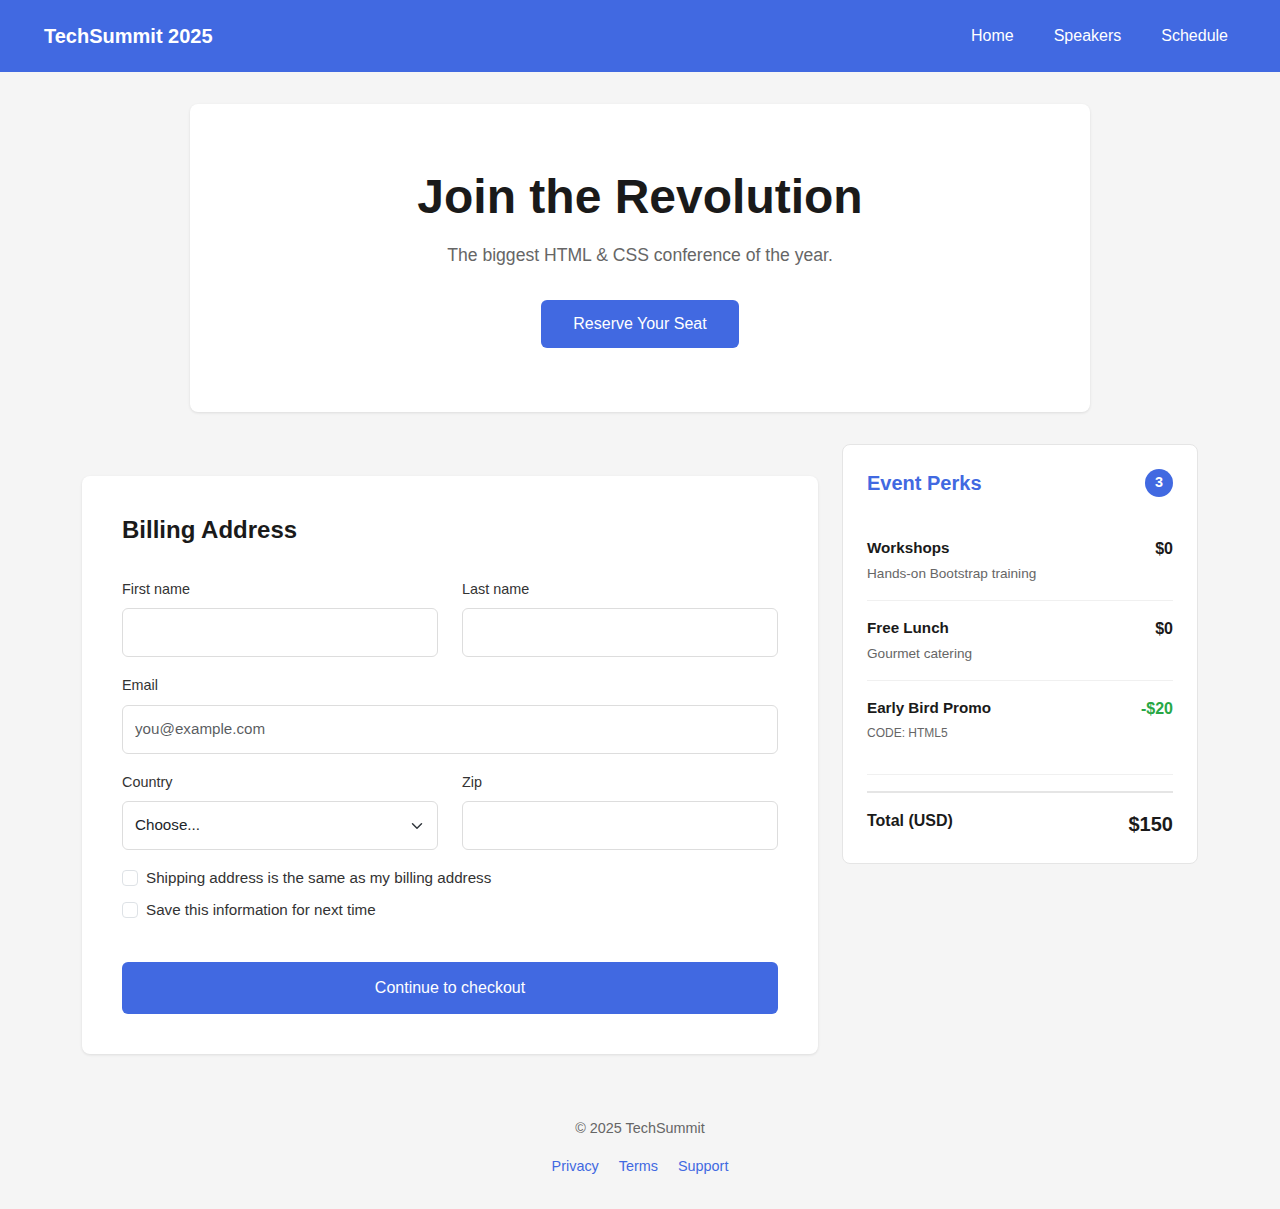
<file: index.html>
<!DOCTYPE html>
<html lang="en">

<head>
    <meta charset="UTF-8">
    <meta name="viewport" content="width=device-width, initial-scale=1.0">
    <title>TechSummit 2025</title>
    <link href="https://cdn.jsdelivr.net/npm/bootstrap@5.3.0/dist/css/bootstrap.min.css" rel="stylesheet">
    <style>
        body {
            background-color: #f5f5f5;
            font-family: -apple-system, BlinkMacSystemFont, 'Segoe UI', Roboto, Oxygen, Ubuntu, Cantarell, sans-serif;
        }

        .navbar {
            background-color: #4169E1 !important;
            padding: 1rem 2rem;
        }

        .navbar-brand {
            color: white !important;
            font-weight: 600;
            font-size: 1.25rem;
        }

        .navbar-nav .nav-link {
            color: white !important;
            margin-left: 1.5rem;
        }

        .hero-section {
            background-color: white;
            padding: 4rem 2rem;
            text-align: center;
            margin: 2rem auto;
            max-width: 900px;
            border-radius: 8px;
            box-shadow: 0 1px 3px rgba(0, 0, 0, 0.1);
        }

        .hero-section h1 {
            font-size: 3rem;
            font-weight: 700;
            margin-bottom: 1rem;
            color: #1a1a1a;
        }

        .hero-section p {
            color: #666;
            font-size: 1.1rem;
            margin-bottom: 2rem;
        }

        .btn-reserve {
            background-color: #4169E1;
            color: white;
            padding: 0.75rem 2rem;
            border: none;
            border-radius: 6px;
            font-size: 1rem;
            font-weight: 500;
        }

        .btn-reserve:hover {
            background-color: #3558c7;
        }

        .form-section {
            background-color: white;
            padding: 2.5rem;
            margin: 2rem auto;
            max-width: 1200px;
            border-radius: 8px;
            box-shadow: 0 1px 3px rgba(0, 0, 0, 0.1);
        }

        .section-title {
            font-size: 1.5rem;
            font-weight: 600;
            margin-bottom: 2rem;
            color: #1a1a1a;
        }

        .form-label {
            font-weight: 500;
            color: #333;
            margin-bottom: 0.5rem;
            font-size: 0.9rem;
        }

        .form-control,
        .form-select {
            border: 1px solid #ddd;
            border-radius: 6px;
            padding: 0.75rem;
            font-size: 0.95rem;
        }

        .form-control:focus,
        .form-select:focus {
            border-color: #4169E1;
            box-shadow: 0 0 0 0.2rem rgba(65, 105, 225, 0.15);
        }

        .form-check-label {
            font-size: 0.95rem;
            color: #333;
        }

        .btn-checkout {
            background-color: #4169E1;
            color: white;
            padding: 0.875rem;
            border: none;
            border-radius: 6px;
            font-size: 1rem;
            font-weight: 500;
            width: 100%;
            margin-top: 1.5rem;
        }

        .btn-checkout:hover {
            background-color: #3558c7;
        }

        .perks-card {
            background-color: white;
            padding: 1.5rem;
            border-radius: 8px;
            border: 1px solid #e5e5e5;
        }

        .perks-header {
            display: flex;
            justify-content: space-between;
            align-items: center;
            margin-bottom: 1.5rem;
        }

        .perks-title {
            font-size: 1.25rem;
            font-weight: 600;
            color: #4169E1;
            margin: 0;
        }

        .perks-badge {
            background-color: #4169E1;
            color: white;
            border-radius: 50%;
            width: 28px;
            height: 28px;
            display: flex;
            align-items: center;
            justify-content: center;
            font-weight: 600;
            font-size: 0.9rem;
        }

        .perk-item {
            padding: 1rem 0;
            border-bottom: 1px solid #f0f0f0;
        }

        .perk-item:last-child {
            border-bottom: none;
        }

        .perk-name {
            font-weight: 600;
            color: #1a1a1a;
            font-size: 0.95rem;
            margin-bottom: 0.25rem;
        }

        .perk-description {
            color: #666;
            font-size: 0.85rem;
            margin: 0;
        }

        .perk-price {
            text-align: right;
            font-weight: 600;
            color: #1a1a1a;
        }

        .discount-price {
            color: #28a745;
        }

        .promo-code {
            color: #666;
            font-size: 0.75rem;
            margin-top: 0.25rem;
        }

        .total-section {
            padding-top: 1rem;
            margin-top: 1rem;
            border-top: 2px solid #e5e5e5;
        }

        .total-label {
            font-weight: 600;
            color: #1a1a1a;
            font-size: 1rem;
        }

        .total-amount {
            font-weight: 700;
            color: #1a1a1a;
            font-size: 1.25rem;
        }

        footer {
            text-align: center;
            padding: 2rem;
            color: #666;
            font-size: 0.9rem;
        }

        footer a {
            color: #4169E1;
            text-decoration: none;
            margin: 0 0.5rem;
        }

        footer a:hover {
            text-decoration: underline;
        }
    </style>
</head>

<body>
    <!-- Navigation -->
    <nav class="navbar navbar-expand-lg">
        <div class="container-fluid">
            <a class="navbar-brand" href="#">TechSummit 2025</a>
            <button class="navbar-toggler" type="button" data-bs-toggle="collapse" data-bs-target="#navbarNav">
                <span class="navbar-toggler-icon"></span>
            </button>
            <div class="collapse navbar-collapse justify-content-end" id="navbarNav">
                <ul class="navbar-nav">
                    <li class="nav-item">
                        <a class="nav-link" href="#">Home</a>
                    </li>
                    <li class="nav-item">
                        <a class="nav-link" href="#">Speakers</a>
                    </li>
                    <li class="nav-item">
                        <a class="nav-link" href="#">Schedule</a>
                    </li>
                </ul>
            </div>
        </div>
    </nav>

    <!-- Hero Section -->
    <div class="hero-section">
        <h1>Join the Revolution</h1>
        <p>The biggest HTML & CSS conference of the year.</p>
        <button class="btn-reserve">Reserve Your Seat</button>
    </div>

    <!-- Form Section -->
    <div class="container">
        <div class="row">
            <div class="col-lg-8">
                <div class="form-section">
                    <h2 class="section-title">Billing Address</h2>
                    <form>
                        <div class="row mb-3">
                            <div class="col-md-6">
                                <label for="firstName" class="form-label">First name</label>
                                <input type="text" class="form-control" id="firstName">
                            </div>
                            <div class="col-md-6">
                                <label for="lastName" class="form-label">Last name</label>
                                <input type="text" class="form-control" id="lastName">
                            </div>
                        </div>
                        <div class="mb-3">
                            <label for="email" class="form-label">Email</label>
                            <input type="email" class="form-control" id="email" placeholder="you@example.com">
                        </div>
                        <div class="row mb-3">
                            <div class="col-md-6">
                                <label for="country" class="form-label">Country</label>
                                <select class="form-select" id="country">
                                    <option selected>Choose...</option>
                                    <option>United States</option>
                                    <option>Canada</option>
                                    <option>United Kingdom</option>
                                    <option>Philippines</option>
                                </select>
                            </div>
                            <div class="col-md-6">
                                <label for="zip" class="form-label">Zip</label>
                                <input type="text" class="form-control" id="zip">
                            </div>
                        </div>
                        <div class="form-check mb-2">
                            <input class="form-check-input" type="checkbox" id="sameAddress">
                            <label class="form-check-label" for="sameAddress">
                                Shipping address is the same as my billing address
                            </label>
                        </div>
                        <div class="form-check mb-3">
                            <input class="form-check-input" type="checkbox" id="saveInfo">
                            <label class="form-check-label" for="saveInfo">
                                Save this information for next time
                            </label>
                        </div>
                        <button type="submit" class="btn-checkout">Continue to checkout</button>
                    </form>
                </div>
            </div>

            <div class="col-lg-4">
                <div class="perks-card">
                    <div class="perks-header">
                        <h3 class="perks-title">Event Perks</h3>
                        <span class="perks-badge">3</span>
                    </div>

                    <div class="perk-item">
                        <div class="row align-items-start">
                            <div class="col-8">
                                <div class="perk-name">Workshops</div>
                                <p class="perk-description">Hands-on Bootstrap training</p>
                            </div>
                            <div class="col-4 perk-price">
                                $0
                            </div>
                        </div>
                    </div>

                    <div class="perk-item">
                        <div class="row align-items-start">
                            <div class="col-8">
                                <div class="perk-name">Free Lunch</div>
                                <p class="perk-description">Gourmet catering</p>
                            </div>
                            <div class="col-4 perk-price">
                                $0
                            </div>
                        </div>
                    </div>

                    <div class="perk-item">
                        <div class="row align-items-start">
                            <div class="col-8">
                                <div class="perk-name">Early Bird Promo</div>
                                <p class="promo-code">CODE: HTML5</p>
                            </div>
                            <div class="col-4 perk-price discount-price">
                                -$20
                            </div>
                        </div>
                    </div>

                    <div class="total-section">
                        <div class="row">
                            <div class="col-6">
                                <span class="total-label">Total (USD)</span>
                            </div>
                            <div class="col-6 text-end">
                                <span class="total-amount">$150</span>
                            </div>
                        </div>
                    </div>
                </div>
            </div>
        </div>
    </div>

    <!-- Footer -->
    <footer>
        <p>&copy; 2025 TechSummit</p>
        <div>
            <a href="#">Privacy</a>
            <a href="#">Terms</a>
            <a href="#">Support</a>
        </div>
    </footer>

    <script src="https://cdn.jsdelivr.net/npm/bootstrap@5.3.0/dist/js/bootstrap.bundle.min.js"></script>
</body>

</html>
</file>
